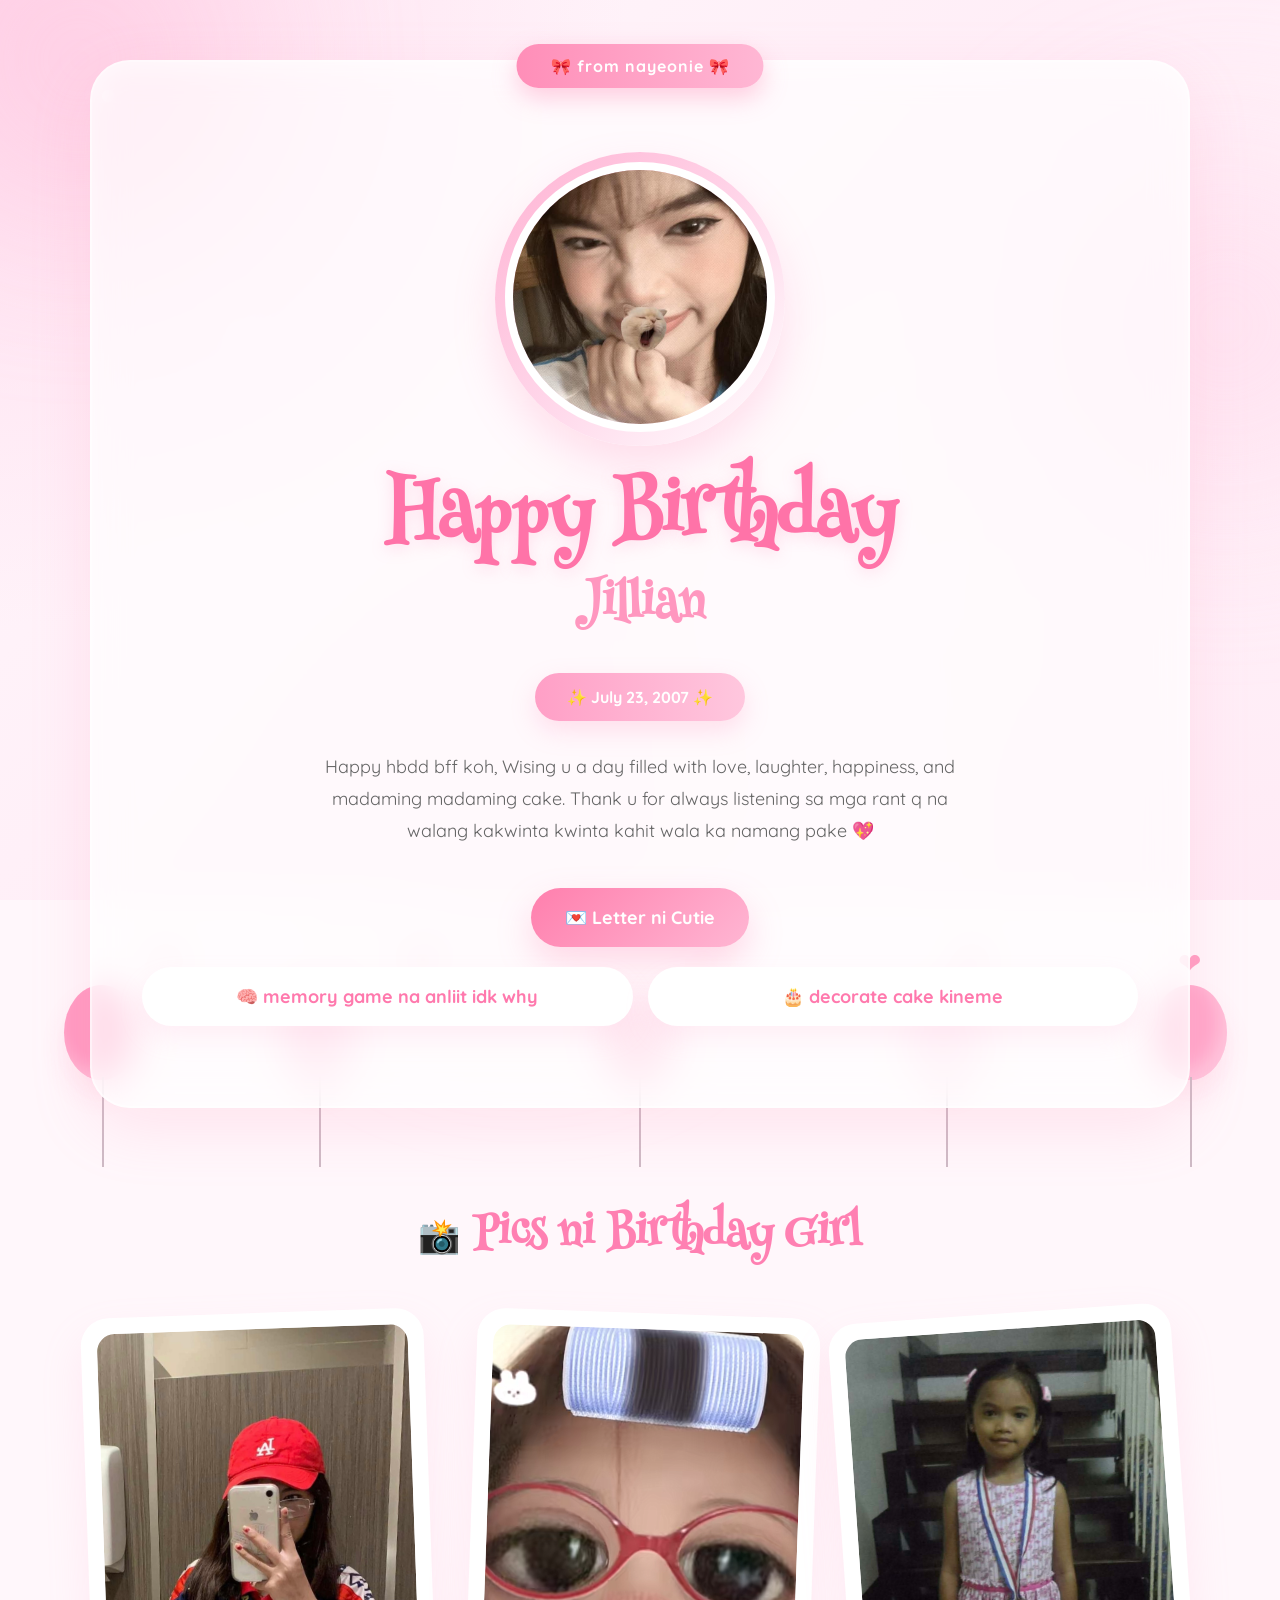
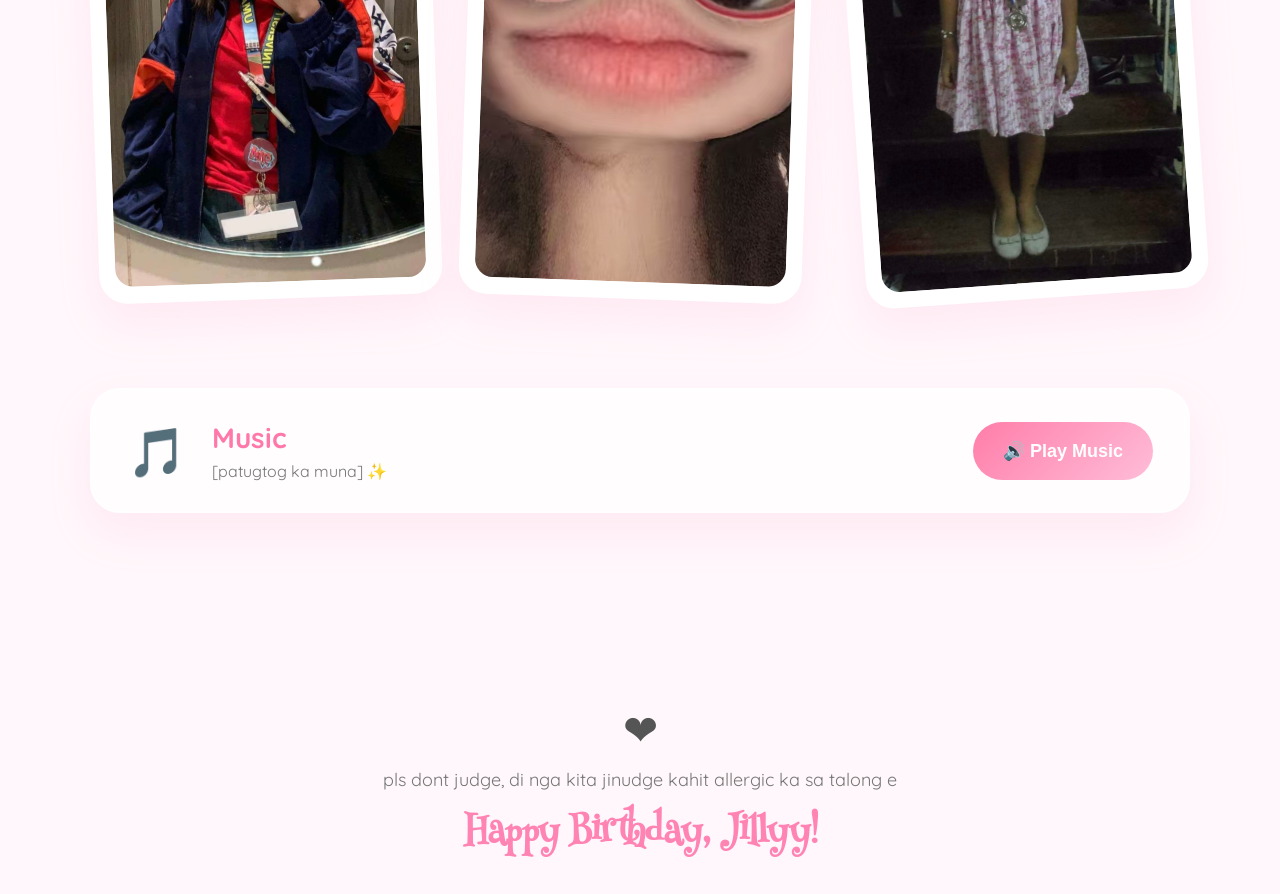
<file: index.html>
<!DOCTYPE html>
<html lang="en">

<head>

    <meta charset="UTF-8">

    <meta name="viewport"
          content="width=device-width, initial-scale=1.0">

    <title>Happy Birthday Jillian</title>

    <!-- Google Fonts -->

    <link rel="preconnect"
          href="https://fonts.googleapis.com">

    <link rel="preconnect"
          href="https://fonts.gstatic.com"
          crossorigin>

    <link href="https://fonts.googleapis.com/css2?family=Henny+Penny&family=Quicksand:wght@400;500;600;700&display=swap"
          rel="stylesheet">

    <!-- CSS -->

    <link rel="stylesheet"
          href="style.css">

</head>

<body>

    <!-- Background Decorations -->

    <div class="gradient-bg"></div>

    <div class="blur-circle blur1"></div>
    <div class="blur-circle blur2"></div>
    <div class="blur-circle blur3"></div>

    <!-- Floating Balloons -->

    <div class="balloon balloon1"></div>
    <div class="balloon balloon2"></div>
    <div class="balloon balloon3"></div>
    <div class="balloon balloon4"></div>
    <div class="balloon balloon5"></div>

    <!-- Floating Hearts -->

    <div class="heart heart1">❤</div>
    <div class="heart heart2">❤</div>
    <div class="heart heart3">❤</div>
    <div class="heart heart4">❤</div>
    <div class="heart heart5">❤</div>

    <!-- Sparkles -->

    <div class="sparkle sparkle1"></div>
    <div class="sparkle sparkle2"></div>
    <div class="sparkle sparkle3"></div>
    <div class="sparkle sparkle4"></div>
    <div class="sparkle sparkle5"></div>
    <div class="sparkle sparkle6"></div>

    <!-- Page Container -->

    <main class="container">

        <!-- Hero Card -->

        <section class="hero-card">

            <div class="ribbon">
                🎀 from nayeonie 🎀
            </div>

            <div class="profile-wrapper">

                <div class="profile-ring">

                    <img
                        src="images/jillian.jpg"
                        alt="Jillian"
                        class="profile">

                </div>

            </div>

            <h1 class="title">
                Happy Birthday
            </h1>

            <h2 class="name">
                Jillian
            </h2>

            <div class="date-pill">
                ✨ July 23, 2007 ✨
            </div>

            <p class="subtitle">
                Happy hbdd bff koh, Wising u a day filled with love,
                laughter, happiness, and madaming madaming cake.
                Thank u for always listening sa mga rant q na walang kakwinta
                kwinta kahit wala ka namang pake 💖
            </p>

            <div class="hero-buttons">

    <button id="openLetter"
            class="primary-btn">
        💌 Letter ni Cutie
    </button>

    <div class="game-buttons">

        <button
            class="secondary-btn"
            onclick="window.location.href='memory.html'">
            🧠 memory game na anliit idk why
        </button>

        <button
            class="secondary-btn"
            onclick="window.location.href='cake.html'">
            🎂 decorate cake kineme
        </button>


    </div>

</div>

        </section>
                <!-- Photo Gallery -->

        <section class="gallery-section">

            <div class="section-title">

                <span>📸</span>

                <h3>Pics ni Birthday Girl</h3>

            </div>

            <div class="gallery">

                <div class="photo-card">

                    <img
                        src="images/photo1.jpg"
                        alt="Photo 1">

                </div>

                <div class="photo-card">

                    <img
                        src="images/photo2.jpg"
                        alt="Photo 2">

                </div>

                <div class="photo-card">

                    <img
                        src="images/photo3.jpg"
                        alt="Photo 3">

                </div>

            </div>

        </section>

        <!-- Letter Modal -->

        <div class="overlay" id="overlay"></div>

        <div id="letter" class="letter-modal">

            <div class="letter-paper">

                <div class="letter-top">

                    <div class="stamp">
                        💌
                    </div>

                    <h2>
                        Dear Jillian,
                    </h2>

                </div>

                <div class="letter-content">

                    <p>
                        Happy happy birthday bff ko na palagi ako binubullyyy!!
                    </p>

                    <p>
                        Enjoy ur dayyyy and spend ur pera wisely cuz I know for sure dami mong pera ngaunnn.
                    </p>

                    <p>
                        Hindi na para mag long message pa kasi hindi naman ako weirdo HAHAHAHA, pero happy birthday!!!!
                    </p>

                    <p>
                        Sana friend mo pa rin aq at ka-streak hanggang 90th birthday mo...
                        kaso baka patay na ako non JAJAHAHAHAHAHA
                    </p>

                    <p>
                        Happy Birthday, Jillian!!
                        Enjoy your special day!! 💖
                    </p>

                </div>

                <button id="closeLetter" class="close-btn">
                    Close Letter
                </button>

            </div>

        </div>

        <!-- Music Card -->

        <section class="music-card">

            <div class="music-icon">
                🎵
            </div>

            <div class="music-text">

                <h3>
                    Music
                </h3>

                <p>
                    [patugtog ka muna] ✨
                </p>

            </div>

            <button id="musicBtn" class="music-btn">
                🔊 Play Music
            </button>

        </section>

    </main>
        <!-- Footer -->

    <footer>

        <div class="footer-heart">

            ❤

        </div>

        <p>

            pls dont judge, di nga
            kita jinudge kahit
            allergic ka sa talong e

        </p>

        <h4>

            Happy Birthday, Jillyy!

        </h4>

    </footer>

    <!-- Background Music -->

    <audio id="bgMusic" loop>

        <source
            src="music/birthday.mp3"
            type="audio/mpeg">

    </audio>

    <!-- JavaScript -->

    <script src="music.js"></script>
    <script src="script.js"></script>

</body>

</html>
</file>
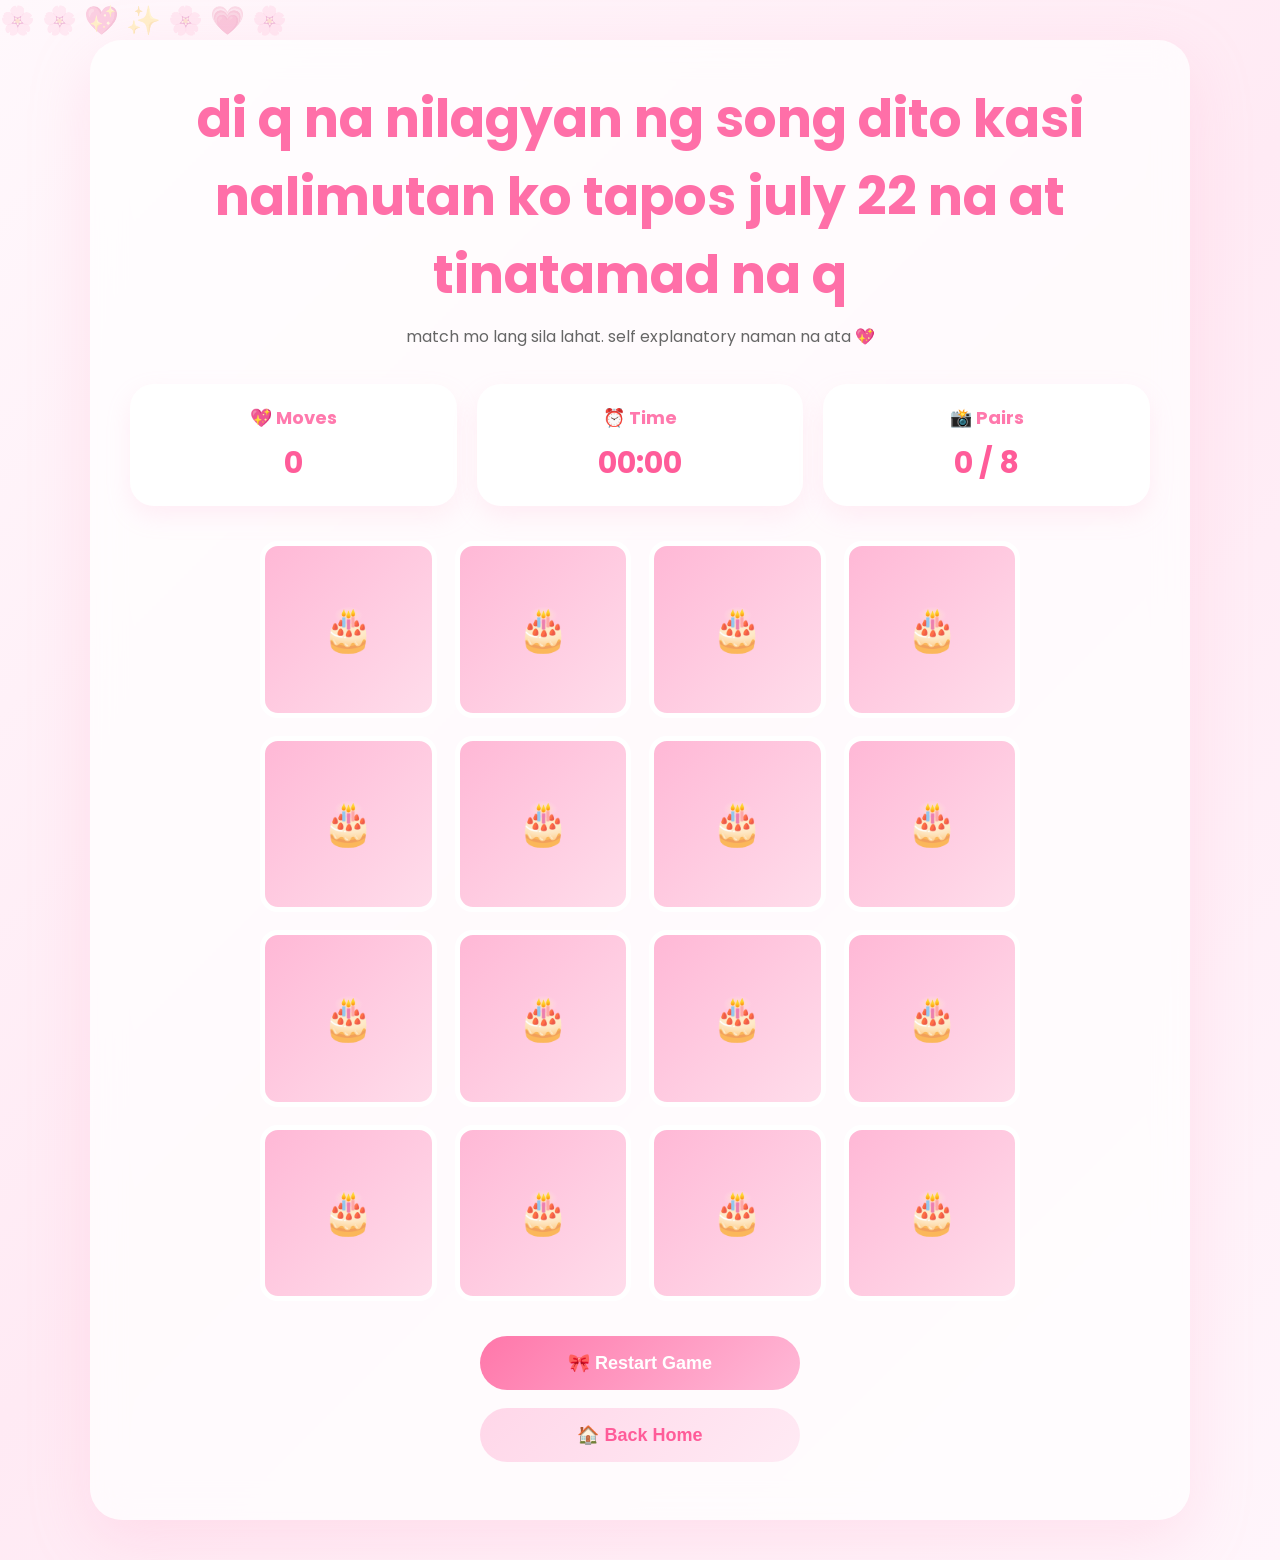
<file: memory.html>
<!DOCTYPE html>
<html lang="en">

<head>

<meta charset="UTF-8">

<meta name="viewport"
      content="width=device-width, initial-scale=1.0">

<title>wala nang malagay kaya eto nalang game</title>

<link rel="preconnect"
      href="https://fonts.googleapis.com">

<link rel="preconnect"
      href="https://fonts.gstatic.com"
      crossorigin>

<link href="https://fonts.googleapis.com/css2?family=Poppins:wght@400;600;700&display=swap"
      rel="stylesheet">

<link rel="stylesheet"
      href="memory.css">

</head>

<body>

<div class="hearts"></div>

<div class="container">

    <h1>
        di q na nilagyan ng song dito kasi nalimutan ko tapos july 22 na at tinatamad na q
    </h1>

    <p class="subtitle">
        match mo lang sila lahat. self explanatory naman na ata 💖
    </p>

    <div class="stats">

        <div class="stat-box">

            <h3>💖 Moves</h3>

            <span id="moves">0</span>

        </div>

        <div class="stat-box">

            <h3>⏰ Time</h3>

            <span id="timer">00:00</span>

        </div>

        <div class="stat-box">

            <h3>📸 Pairs</h3>

            <span id="pairs">0 / 8</span>

        </div>

    </div>

    

    <!-- Game Board -->

    <div
        id="gameBoard"
        class="game-board">
    </div>

        <button id="restartBtn">
        🎀 Restart Game
    </button>

    <button
        id="backBtn"
        onclick="window.location.href='index.html'">

        🏠 Back Home

    </button>

</div>

<!-- Win Screen -->

<div id="winScreen" class="win-screen hidden">

    <div class="win-card">

        <h2>
            🎉 wow congrats
        </h2>

        <p>
            u da real memory queen
        </p>

        <h3 id="finalMoves"></h3>

        <h3 id="finalTime"></h3>

        <button id="giftBtn">
            🎁 surprise q sau
        </button>

    </div>

</div>

<!-- Gift Screen -->

<div id="giftScreen" class="gift-screen hidden">

    <div class="gift-card">

        <h2>
            🎂 Happy Birthday Jillian! 💖
        </h2>

        <img
            class="surprise-image"
            src="images/surprise.jpg"
            alt="Birthday Surprise">

        <p>

            Dahil natapos mo ung game,
            ito na gift ko sayo hehe ❤️

            <br><br>

        wala muna aq gift sau cuz lam m 
        naman wala p taung pera
        </p>

        <button id="closeGift">
            ❤️ Close
        </button>

    </div>

</div>

<!-- Scripts -->

<script src="memory.js"></script>

</body>

</html>
</file>
<file: style.css>
/* =====================================================
   JILLIAN BIRTHDAY WEBSITE
   STYLE.CSS
   PART 1
===================================================== */

/* ========= RESET ========= */

*{
    margin:0;
    padding:0;
    box-sizing:border-box;
}

html{
    scroll-behavior:smooth;
}

body{

    font-family:"Quicksand",sans-serif;

    background:#fff7fb;

    color:#555;

    overflow-x:hidden;

    position:relative;

    min-height:100vh;

}

/* ========= BACKGROUND ========= */

.gradient-bg{

    position:fixed;

    inset:0;

    background:

    radial-gradient(circle at top left,#ffd9ec 0%,transparent 40%),


    radial-gradient(circle at bottom right,#ffeaf5 0%,transparent 45%),


    linear-gradient(135deg,#fff8fc,#ffeef7,#fff8fc);

    z-index:-10;

}

.blur-circle{

    position:fixed;

    border-radius:50%;

    filter:blur(90px);

    opacity:.55;

    z-index:-9;

}

.blur1{

    width:320px;

    height:320px;

    background:#ffc5de;

    top:-100px;

    left:-80px;

}

.blur2{

    width:350px;

    height:350px;

    background:#ffd7ea;

    right:-120px;

    top:150px;

}

.blur3{

    width:280px;

    height:280px;

    background:#ffe8f4;

    bottom:-80px;

    left:30%;

}

/* ========= MAIN CONTAINER ========= */

.container{

    width:min(1100px,92%);

    margin:auto;

    padding:60px 0 100px;

}

/* ========= HERO CARD ========= */

.hero-card{

    position:relative;

    text-align:center;

    background:rgba(255,255,255,.65);

    backdrop-filter:blur(18px);

    border:2px solid rgba(255,255,255,.6);

    border-radius:40px;

    padding:80px 50px;

    box-shadow:

    0 20px 60px rgba(255,145,185,.18),

    0 8px 20px rgba(255,255,255,.5) inset;

}

/* ========= RIBBON ========= */

.ribbon{

    position:absolute;

    top:-18px;

    left:50%;

    transform:translateX(-50%);

    background:linear-gradient(
        90deg,
        #ff8eb8,
        #ffb7d4
    );

    color:white;

    font-weight:700;

    letter-spacing:1px;

    padding:12px 34px;

    border-radius:40px;

    box-shadow:0 10px 25px rgba(255,120,170,.35);

}

/* ========= PROFILE ========= */

.profile-wrapper{

    display:flex;

    justify-content:center;

    margin-top:10px;

    margin-bottom:35px;

}

.profile-ring{

    padding:10px;

    border-radius:50%;

    background:linear-gradient(
        135deg,
        #ffb3d3,
        #ffd5e9,
        white
    );

    box-shadow:

    0 20px 40px rgba(255,145,185,.25);

}

.profile{

    width:270px;

    height:270px;

    object-fit:cover;

    border-radius:50%;

    border:8px solid white;

    transition:.35s;

}

.profile:hover{

    transform:scale(1.05) rotate(-2deg);

}

/* ========= TITLES ========= */

.title{

    font-family:"Henny Penny",cursive;

    font-size:72px;

    color:#ff73a8;

    line-height:1.05;

    text-shadow:

    0 4px 15px rgba(255,140,180,.25);

}

.name{

    margin-top:8px;

    font-family:"Henny Penny",cursive;

    font-size:46px;

    color:#ff97bf;

}

/* ========= DATE ========= */

.date-pill{

    display:inline-block;

    margin-top:25px;

    padding:14px 32px;

    border-radius:999px;

    background:linear-gradient(
        90deg,
        #ff9fc6,
        #ffc7de
    );

    color:white;

    font-weight:700;

    box-shadow:

    0 10px 25px rgba(255,145,185,.25);

}

/* ========= SUBTITLE ========= */

.subtitle{

    width:min(650px,95%);

    margin:30px auto 0;

    font-size:18px;

    line-height:1.8;

    color:#666;

}
/* =====================================================
   STYLE.CSS
   PART 2
===================================================== */


/* ========= HERO BUTTONS ========= */

.hero-buttons{

    display:flex;

    justify-content:center;

    align-items:center;

    gap:20px;

    margin-top:40px;

    flex-wrap:wrap;

}

.hero-buttons button{

    border:none;

    cursor:pointer;

    font-family:"Quicksand",sans-serif;

    font-weight:700;

    font-size:18px;

    border-radius:999px;

    padding:18px 34px;

    transition:.35s;

}
.game-buttons{

    display:flex;

    gap:20px;

    justify-content:center;

    width:100%;

}
/* ========= PRIMARY BUTTON ========= */

.primary-btn{

    background:linear-gradient(
        135deg,
        #ff7fad,
        #ffb6d3
    );

    color:white;

    box-shadow:
        0 15px 35px rgba(255,120,170,.28);

}

.primary-btn:hover{

    transform:translateY(-5px) scale(1.05);

    box-shadow:
        0 22px 40px rgba(255,120,170,.35);

}

/* ========= SECONDARY BUTTON ========= */

.secondary-btn{

    background:white;

    color:#ff79ad;

    border:2px solid #ffc4dc;

    box-shadow:
        0 12px 25px rgba(255,180,210,.18);

}

.secondary-btn:hover{

    background:#fff0f7;

    transform:translateY(-5px);

}

/* ========= GALLERY ========= */

.gallery-section{

    margin-top:90px;

}

.section-title{

    display:flex;

    justify-content:center;

    align-items:center;

    gap:12px;

    margin-bottom:40px;

}

.section-title span{

    font-size:34px;

}

.section-title h3{

    font-family:"Henny Penny",cursive;

    font-size:42px;

    color:#ff80b2;

}

/* ========= PHOTO GRID ========= */

.gallery{

    display:grid;

    grid-template-columns:repeat(3,1fr);

    gap:35px;

}

.photo-card{

    background:white;

    border-radius:28px;

    padding:16px;

    box-shadow:
        0 20px 40px rgba(255,170,205,.18);

    transition:.35s;

    transform:rotate(-2deg);

}

.photo-card:nth-child(2){

    transform:rotate(2deg);

}

.photo-card:nth-child(3){

    transform:rotate(-4deg);

}

.photo-card:hover{

    transform:translateY(-12px) rotate(0deg);

}

.photo-card img{

    width:100%;

    display:block;

    border-radius:18px;

}

/* ========= MUSIC CARD ========= */

.music-card{

    margin-top:90px;

    display:flex;

    justify-content:space-between;

    align-items:center;

    gap:25px;

    padding:30px 35px;

    background:rgba(255,255,255,.72);

    backdrop-filter:blur(18px);

    border-radius:30px;

    border:2px solid rgba(255,255,255,.7);

    box-shadow:
        0 20px 40px rgba(255,170,205,.18);

}

.music-icon{

    font-size:48px;

}

.music-text{

    flex:1;

    text-align:left;

}

.music-text h3{

    color:#ff78aa;

    font-size:28px;

}

.music-text p{

    margin-top:6px;

    color:#777;

}

.music-btn{

    border:none;

    cursor:pointer;

    background:linear-gradient(
        135deg,
        #ff7da9,
        #ffbdd8
    );

    color:white;

    font-weight:700;

    font-size:18px;

    padding:18px 30px;

    border-radius:999px;

    transition:.3s;

}

.music-btn:hover{

    transform:scale(1.05);

}
/* =====================================================
   STYLE.CSS
   PART 3
   Letter Modal + Footer
===================================================== */


/* ========= OVERLAY ========= */

.overlay{

    position:fixed;

    inset:0;

    background:rgba(255,190,220,.35);

    backdrop-filter:blur(8px);

    opacity:0;

    visibility:hidden;

    transition:.35s;

    z-index:999;

}

.overlay.show{

    opacity:1;

    visibility:visible;

}

/* ========= LETTER MODAL ========= */

.letter-modal{

    position:fixed;

    top:50%;

    left:50%;

    transform:translate(-50%,-45%) scale(.85);

    opacity:0;

    visibility:hidden;

    transition:.35s;

    z-index:1000;

}

.letter-modal.show{

    opacity:1;

    visibility:visible;

    transform:translate(-50%,-50%) scale(1);

}

/* ========= LETTER PAPER ========= */

.letter-paper{

    width:min(720px,92vw);

    max-height:85vh;

    overflow-y:auto;

    padding:45px;

    border-radius:32px;

    background:

        linear-gradient(
            rgba(255,255,255,.95),
            rgba(255,250,252,.96)
        );

    box-shadow:

        0 30px 70px rgba(255,145,185,.25),

        inset 0 0 0 2px rgba(255,255,255,.8);

}

/* ========= LETTER HEADER ========= */

.letter-top{

    display:flex;

    align-items:center;

    justify-content:center;

    gap:16px;

    margin-bottom:35px;

}

.stamp{

    width:70px;

    height:70px;

    border-radius:20px;

    display:flex;

    align-items:center;

    justify-content:center;

    background:

        linear-gradient(
            135deg,
            #ffb4d3,
            #ffdcec
        );

    font-size:34px;

    box-shadow:

        0 10px 25px rgba(255,145,185,.25);

}

.letter-top h2{

    font-family:"Henny Penny",cursive;

    color:#ff73a8;

    font-size:42px;

}

/* ========= LETTER CONTENT ========= */

.letter-content{

    margin-top:10px;

}

.letter-content p{

    font-size:20px;

    line-height:2;

    color:#555;

    margin-bottom:24px;

}

/* ========= CLOSE BUTTON ========= */

.close-btn{

    display:block;

    margin:35px auto 0;

    border:none;

    cursor:pointer;

    padding:16px 36px;

    border-radius:999px;

    background:

        linear-gradient(
            135deg,
            #ff81b1,
            #ffbdd9
        );

    color:white;

    font-size:18px;

    font-weight:700;

    transition:.3s;

    box-shadow:

        0 12px 30px rgba(255,145,185,.28);

}

.close-btn:hover{

    transform:translateY(-4px);

}

/* ========= FOOTER ========= */

footer{

    text-align:center;

    margin-top:90px;

    margin-bottom:30px;

}

.footer-heart{

    font-size:42px;

    animation:heartbeat 2s infinite;

}

footer p{

    margin-top:12px;

    color:#777;

    font-size:18px;

}

footer h4{

    margin-top:12px;

    font-family:"Henny Penny",cursive;

    color:#ff84b4;

    font-size:34px;

}
/* =====================================================
   STYLE.CSS
   PART 4
   Decorations + Animations
===================================================== */


/* ========= FLOATING BALLOONS ========= */

.balloon{

    position:fixed;

    bottom:-180px;

    width:75px;

    height:95px;

    border-radius:50%;

    z-index:-1;

    opacity:.9;

    animation:floatBalloon linear infinite;

    box-shadow:
        inset -8px -10px 18px rgba(255,255,255,.35),
        0 15px 25px rgba(255,170,205,.25);

}

.balloon::before{

    content:"";

    position:absolute;

    width:2px;

    height:90px;

    background:#c9b3bf;

    left:50%;

    top:92px;

}

.balloon1{

    left:5%;

    background:#ff8fbb;

    animation-duration:18s;

}

.balloon2{

    left:22%;

    background:#ffc7de;

    animation-duration:22s;

}

.balloon3{

    left:47%;

    background:#ffb5d2;

    animation-duration:20s;

}

.balloon4{

    left:71%;

    background:#ffd9ea;

    animation-duration:24s;

}

.balloon5{

    left:90%;

    background:#ff9ec5;

    animation-duration:19s;

}

/* ========= HEARTS ========= */

.heart{

    position:fixed;

    bottom:-80px;

    font-size:28px;

    color:#ff82b1;

    pointer-events:none;

    opacity:.75;

    animation:floatHeart linear infinite;

    z-index:-1;

}

.heart1{

    left:12%;

    animation-duration:9s;

}

.heart2{

    left:32%;

    animation-duration:11s;

}

.heart3{

    left:54%;

    animation-duration:10s;

}

.heart4{

    left:75%;

    animation-duration:12s;

}

.heart5{

    left:92%;

    animation-duration:8s;

}

/* ========= SPARKLES ========= */

.sparkle{

    position:fixed;

    width:12px;

    height:12px;

    border-radius:50%;

    background:white;

    box-shadow:
        0 0 12px white,
        0 0 24px #ffd4e7;

    animation:twinkle 3s ease-in-out infinite;

    z-index:-2;

}

.sparkle1{

    top:10%;

    left:8%;

}

.sparkle2{

    top:18%;

    left:80%;

}

.sparkle3{

    top:35%;

    left:18%;

}

.sparkle4{

    top:55%;

    left:90%;

}

.sparkle5{

    top:70%;

    left:40%;

}

.sparkle6{

    top:84%;

    left:72%;

}

/* ========= ANIMATIONS ========= */

@keyframes floatBalloon{

    from{

        transform:
            translateY(0)
            rotate(-4deg);

    }

    to{

        transform:
            translateY(-130vh)
            rotate(10deg);

    }

}

@keyframes floatHeart{

    from{

        transform:
            translateY(0)
            rotate(0deg)
            scale(.9);

    }

    to{

        transform:
            translateY(-125vh)
            rotate(360deg)
            scale(1.2);

    }

}

@keyframes twinkle{

    0%{

        opacity:.2;

        transform:scale(.6);

    }

    50%{

        opacity:1;

        transform:scale(1.4);

    }

    100%{

        opacity:.2;

        transform:scale(.6);

    }

}

@keyframes heartbeat{

    0%{

        transform:scale(1);

    }

    25%{

        transform:scale(1.18);

    }

    50%{

        transform:scale(1);

    }

    75%{

        transform:scale(1.15);

    }

    100%{

        transform:scale(1);

    }

}
/* =====================================================
   STYLE.CSS
   PART 5
   Responsive Design
===================================================== */

@media (max-width: 1100px){

    .container{

        width:95%;

    }

    .gallery{

        grid-template-columns:repeat(2,1fr);

    }

}

.game-buttons{

    display:flex;

    width:100%;

    gap:15px;

}

.game-buttons button{

    flex:1;

    max-width:none;

}

@media (max-width: 768px){

    body{

        padding:0;

    }

    .container{

        width:92%;

        padding:35px 0 70px;

    }

    .hero-card{

        padding:45px 25px;

        border-radius:28px;

    }

    .ribbon{

        font-size:15px;

        padding:10px 22px;

    }

    .profile{

        width:200px;

        height:200px;

    }

    .title{

        font-size:52px;

        line-height:1.1;

    }

    .name{

        font-size:36px;

    }

    .subtitle{

        font-size:16px;

        line-height:1.7;

    }

    .date-pill{

        font-size:15px;

        padding:12px 22px;

    }

    .hero-buttons{

        flex-direction:column;

        gap:15px;

    }

    .hero-buttons button{

        width:100%;

        max-width:330px;

    }

    .gallery{

        grid-template-columns:1fr;

        gap:25px;

    }

    .photo-card{

        transform:none !important;

    }

    .section-title h3{

        font-size:34px;

    }

    .music-card{

        flex-direction:column;

        text-align:center;

        padding:28px 22px;

    }

    .music-text{

        text-align:center;

    }

    .music-text h3{

        font-size:24px;

    }

    .music-btn{

        width:100%;

        max-width:280px;

    }

    .letter-paper{

        width:94vw;

        padding:30px 22px;

        border-radius:24px;

    }

    .letter-top{

        flex-direction:column;

        gap:12px;

    }

    .letter-top h2{

        font-size:34px;

        text-align:center;

    }

    .letter-content p{

        font-size:17px;

        line-height:1.8;

    }

    .close-btn{

        width:100%;

    }

    footer{

        margin-top:60px;

        padding:0 15px;

    }

    footer h4{

        font-size:28px;

    }

    .balloon{

        width:55px;

        height:72px;

    }

    .balloon::before{

        height:65px;

        top:70px;

    }

    .heart{

        font-size:22px;

    }

    .sparkle{

        width:8px;

        height:8px;

    }

}

@media (max-width: 480px){

    .title{

        font-size:42px;

    }

    .name{

        font-size:30px;

    }

    .profile{

        width:170px;

        height:170px;

    }

    .subtitle{

        font-size:15px;

    }

    .section-title h3{

        font-size:28px;

    }

    .music-text h3{

        font-size:21px;

    }

    .music-text p{

        font-size:15px;

    }

    .letter-top h2{

        font-size:28px;

    }

    .letter-content p{

        font-size:16px;

    }

}

/* ========= BUTTON RIPPLE ========= */

button{
    position:relative;
    overflow:hidden;
}

.ripple{
    position:absolute;
    border-radius:50%;
    transform:scale(0);
    background:rgba(255,255,255,.45);
    animation:ripple .6s linear;
    pointer-events:none;
}

@keyframes ripple{
    to{
        transform:scale(4);
        opacity:0;
    }
}
</file>
<file: memory.css>
/* Jillian's Memory Scrapbook - memory.css */

*{margin:0;padding:0;box-sizing:border-box}
body{
font-family:'Poppins',sans-serif;
min-height:100vh;
display:flex;
justify-content:center;
align-items:center;
padding:40px 20px;
background:linear-gradient(135deg,#fff8fc,#ffeaf4,#fff5fb);
overflow-x:hidden;
}

.hearts{
position:fixed;
inset:0;
pointer-events:none;
overflow:hidden;
}
.hearts::before{
content:"🌸 🌸 💖 ✨ 🌸 💗 🌸";
position:absolute;
width:100%;
font-size:28px;
opacity:.25;
animation:petals 20s linear infinite;
}

.container{
width:min(1100px,95%);
background:rgba(255,255,255,.75);
backdrop-filter:blur(16px);
border-radius:32px;
padding:40px;
box-shadow:0 20px 60px rgba(255,170,205,.25);
}

h1{
text-align:center;
color:#ff6fa8;
font-size:52px;
margin-bottom:10px;
}

.subtitle{
text-align:center;
color:#666;
margin-bottom:35px;
}

.stats{
display:grid;
grid-template-columns:repeat(3,1fr);
gap:20px;
margin-bottom:30px;
}

.stat-box{
background:white;
border-radius:24px;
padding:20px;
text-align:center;
box-shadow:0 10px 25px rgba(255,170,205,.18);
}

.stat-box h3{color:#ff79ad;font-size:18px;margin-bottom:10px}
.stat-box span{font-size:30px;font-weight:700;color:#ff5c99}

#musicBtn,#restartBtn,#backBtn,#giftBtn,#closeGift{
display:block;
width:min(320px,100%);
margin:18px auto;
padding:16px;
border:none;
border-radius:999px;
background:linear-gradient(135deg,#ff77aa,#ffb9d7);
color:white;
font-weight:700;
font-size:18px;
cursor:pointer;
transition:.25s;
}
#backBtn{background:linear-gradient(135deg,#ffd7e9,#ffeaf4);color:#ff5c99}
button:hover{transform:translateY(-4px)}

.game-board{
margin:35px auto;
display:grid;
grid-template-columns:repeat(4,1fr);
gap:18px;
max-width:760px;
}

.card{
position:relative;
aspect-ratio:1;
transform-style:preserve-3d;
transition:transform .6s;
cursor:pointer;
}
.card.flip{transform:rotateY(180deg)}

.front,.back{
position:absolute;
inset:0;
border-radius:18px;
overflow:hidden;
display:flex;
justify-content:center;
align-items:center;
backface-visibility:hidden;
-webkit-backface-visibility:hidden;
}

.front{
background:linear-gradient(135deg,#ffb8d6,#ffddeb);
border:5px solid #fff;
font-size:42px;
}

.back{
transform:rotateY(180deg);
background:#fff;
padding:8px;
}

.back img{
width:100%;
height:100%;
object-fit:cover;
border-radius:10px;
}

.win-screen,.gift-screen{
position:fixed;
inset:0;
display:flex;
justify-content:center;
align-items:center;
background:rgba(0,0,0,.45);
padding:20px;
}
.hidden{display:none}

.win-card,.gift-card{
background:white;
border-radius:28px;
padding:35px;
max-width:560px;
width:100%;
text-align:center;
}

.win-card h2,.gift-card h2{color:#ff6fa8;margin-bottom:18px}
.surprise-image{
width:min(320px,100%);
border-radius:18px;
margin:20px auto;
display:block;
}

@keyframes petals{
from{transform:translateY(100vh)}
to{transform:translateY(-120vh)}
}

@media(max-width:700px){
h1{font-size:36px}
.stats{grid-template-columns:1fr}
.game-board{gap:10px}
.container{padding:22px}
#musicBtn,#restartBtn,#backBtn{width:100%}
}
</file>
